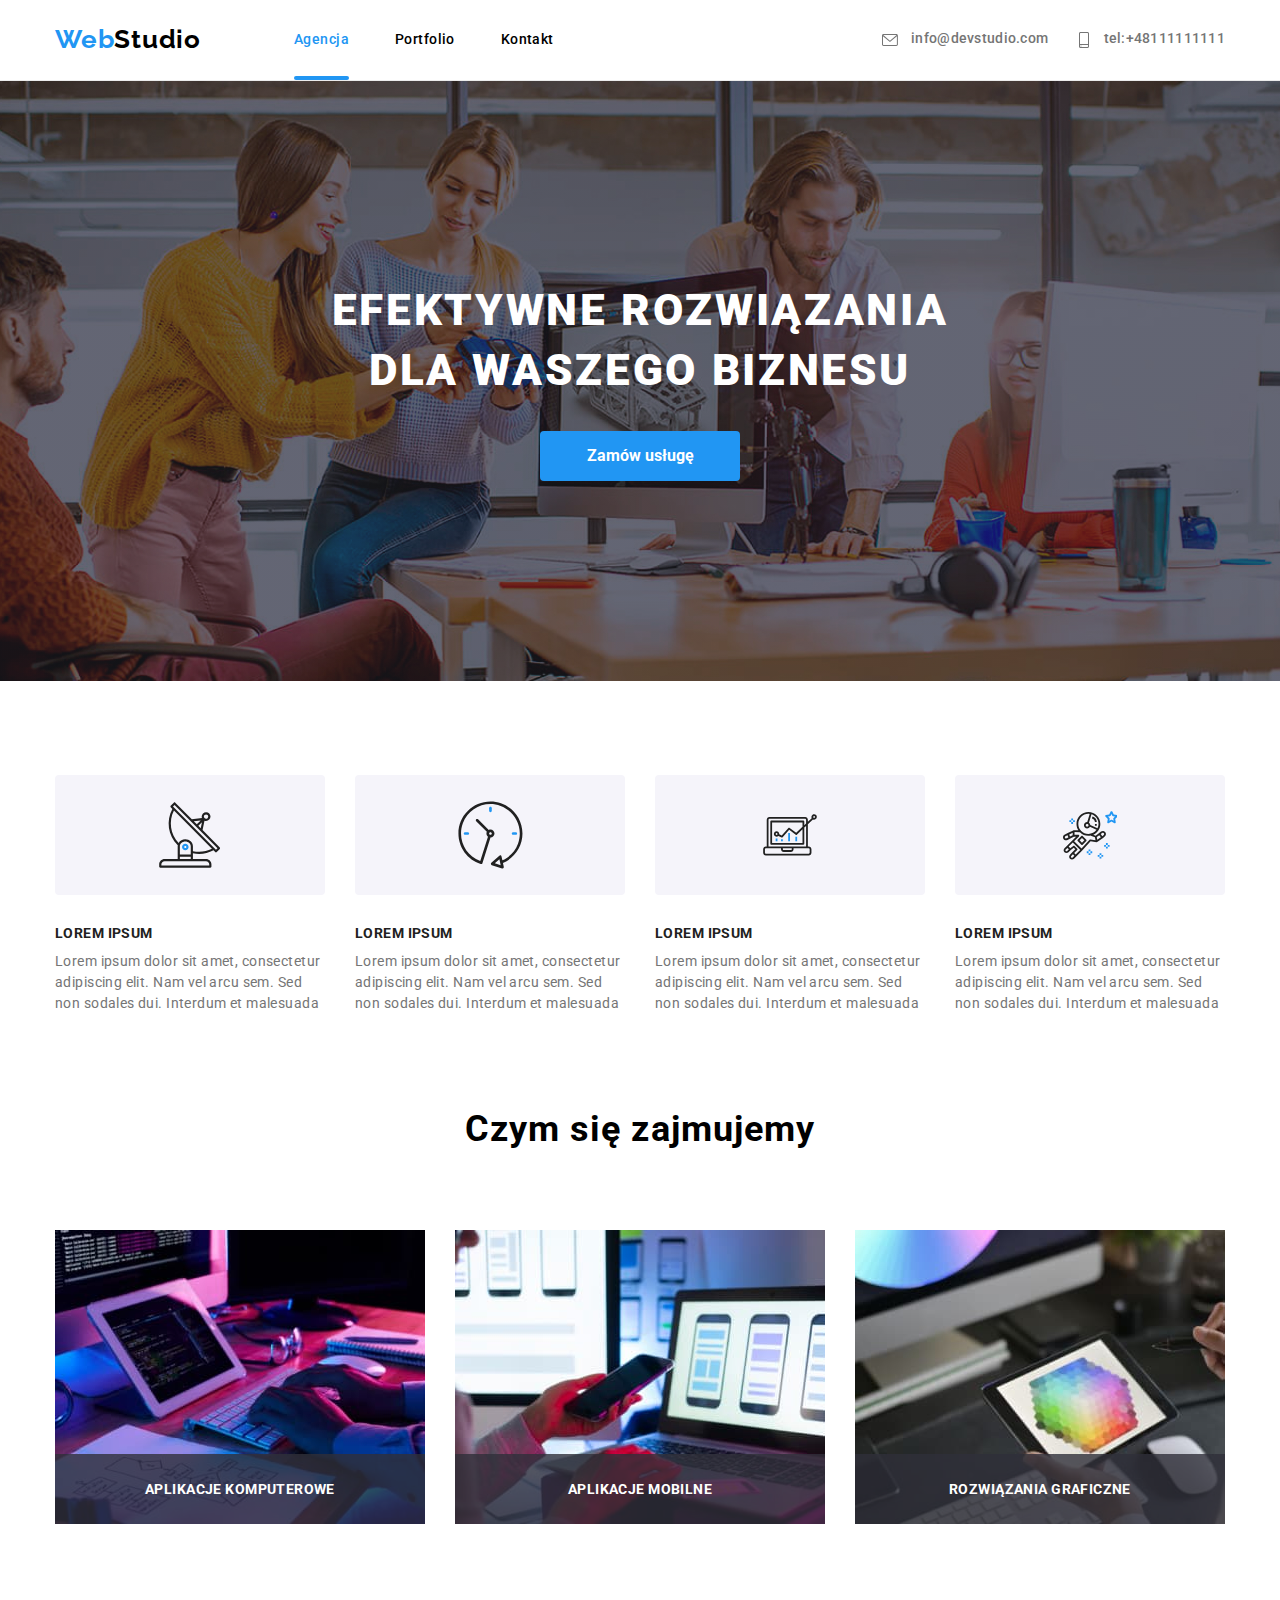
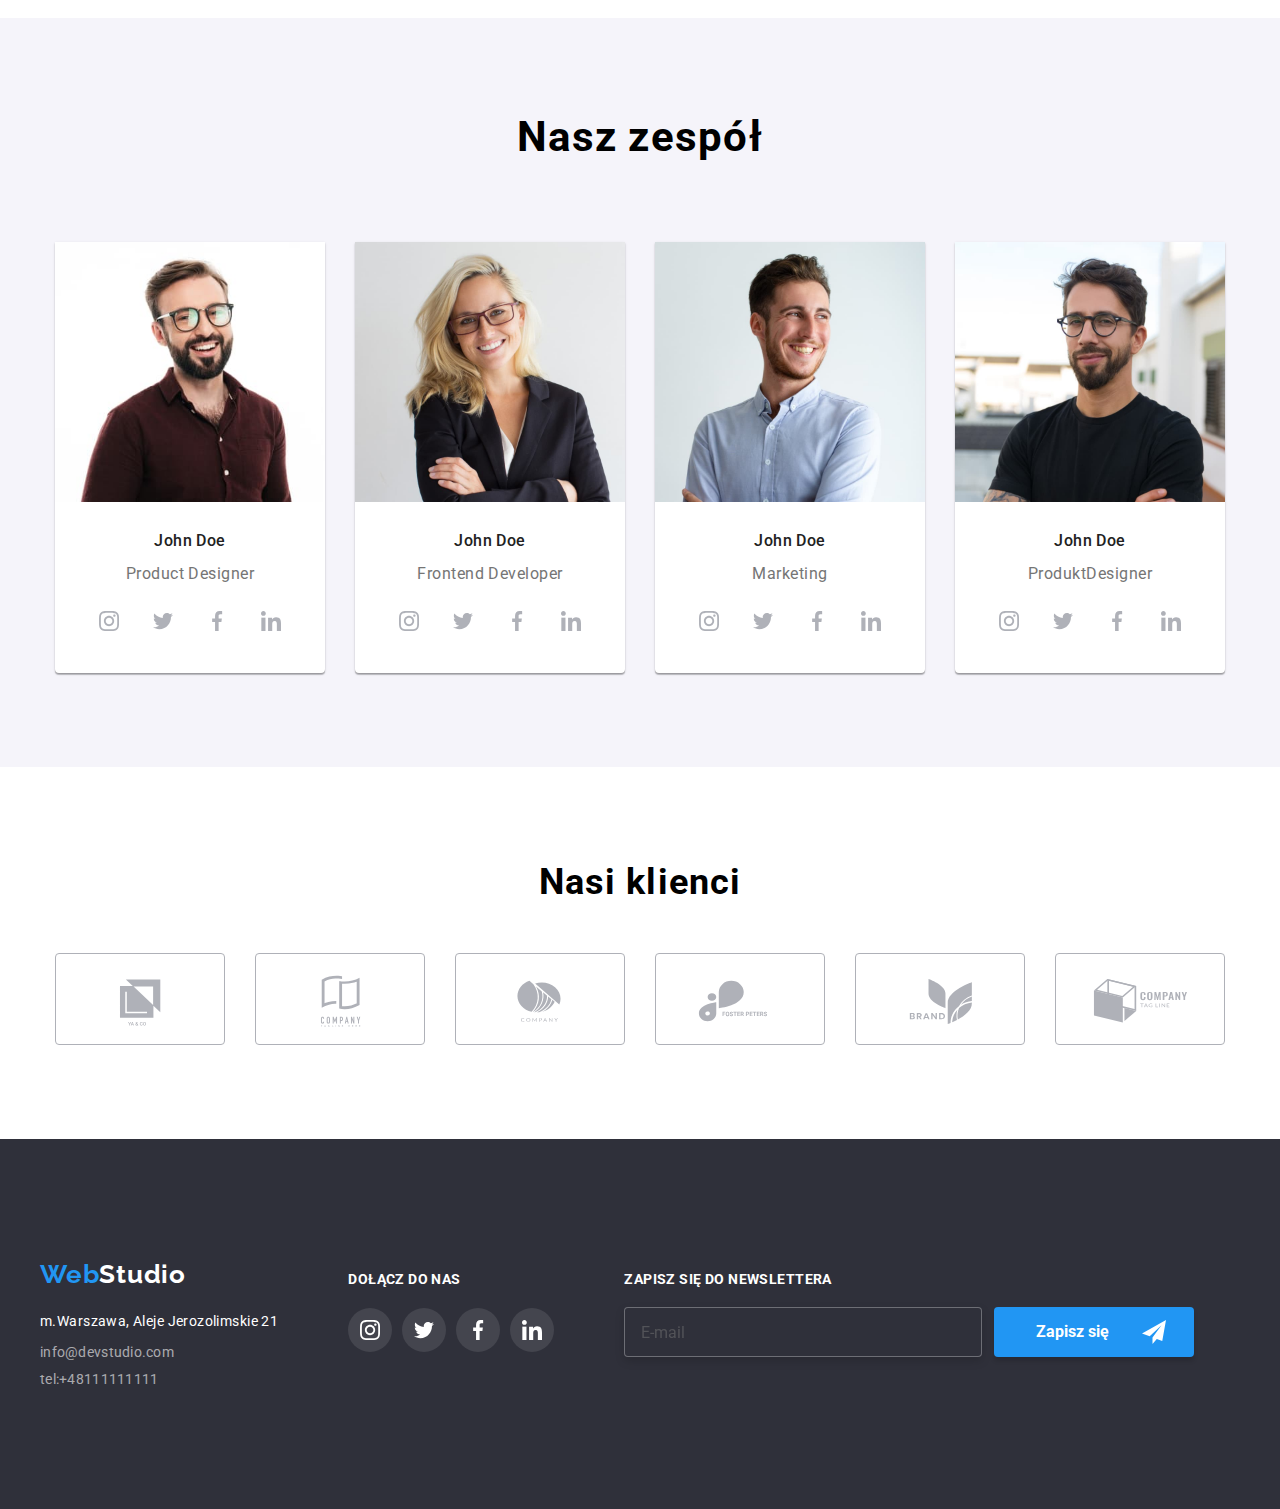
<file: index.html>
<!DOCTYPE html>
<html lang="pl">
    <head>
        <meta charset="UTF-8" />
        <meta http-equiv="X-UA-Compatible" content="IE=edge" />
        <meta name="viewport" content="width=device-width, initial-scale=1.0" />
        <title>Studio</title>
        <!--Google Fonts-->
        <link rel="preconnect" href="https://fonts.googleapis.com" />
        <link rel="preconnect" href="https://fonts.gstatic.com" crossorigin />
        <link
            href="https://fonts.googleapis.com/css2?family=Raleway:wght@700&family=Roboto:wght@400;500;700;900&display=swap"
            rel="stylesheet"
        />
        <!--End Google Fonts-->
        <link
            rel="stylesheet"
            href="https://cdnjs.cloudflare.com/ajax/libs/modern-normalize/1.0.0/modern-normalize.min.css"
        />
        <link rel="stylesheet" href="css/main.min.css" />
    </head>

    <body>
        <header class="header">
            <div class="header__wrapper">
                <nav class="header__nav">
                    <a href="index.html" class="logo"
                        >Web<span class="logo__studio">Studio</span></a
                    >
                    <ul class="header__nav-list">
                        <li>
                            <a
                                class="header__nav-item header__nav-item--active"
                                href="index.html"
                                >Agencja</a
                            >
                        </li>
                        <li>
                            <a class="header__nav-item" href="portfolio.html"
                                >Portfolio</a
                            >
                        </li>
                        <li>
                            <a class="header__nav-item" href="#">Kontakt</a>
                        </li>
                    </ul>
                </nav>
                <ul class="header__contacts">
                    <li>
                        <a
                            class="header__contacts-item"
                            href="mailto:info@devstudio.com"
                        >
                            <svg
                                class="header__contacts-item-icon"
                                width="16"
                                height="12"
                            >
                                <use
                                    href="./images/icons.svg#icon-envelope"
                                ></use>
                            </svg>
                            info@devstudio.com
                        </a>
                    </li>

                    <li>
                        <a class="header__contacts-item" href="tel:48111111111">
                            <svg
                                class="header__contacts-item-icon"
                                width="12"
                                height="16"
                            >
                                <use
                                    href="./images/icons.svg#icon-smartphone"
                                ></use>
                            </svg>
                            tel:+48111111111
                        </a>
                    </li>
                </ul>
            </div>
        </header>
        <main>
            <section class="section order">
                <div class="container order__wrapper">
                    <h1 class="order__text">
                        EFEKTYWNE ROZWIĄZANIA DLA WASZEGO BIZNESU
                    </h1>
                    <button class="order__btn" type="button" data-modal-open>
                        Zamów usługę
                    </button>
                </div>
            </section>
            <section class="section articles">
                <div class="container articles__wrapper">
                    <ul class="articles__item">
                        <li>
                            <div class="articles__icons">
                                <svg
                                    class="articles__icons-stroke"
                                    width="65.32"
                                    height="70"
                                >
                                    <use
                                        href="./images/icons.svg#icon-antenna"
                                    ></use>
                                </svg>
                            </div>
                            <h3 class="articles__icons-text">LOREM IPSUM</h3>
                            <p class="articles__icons-item">
                                Lorem ipsum dolor sit amet, consectetur
                                adipiscing elit. Nam vel arcu sem. Sed non
                                sodales dui. Interdum et malesuada
                            </p>
                        </li>
                        <li>
                            <div class="articles__icons">
                                <svg
                                    class="articles__icons-stroke"
                                    width="66.95"
                                    height="70"
                                >
                                    <use
                                        href="./images/icons.svg#icon-clock"
                                    ></use>
                                </svg>
                            </div>
                            <h3 class="articles__icons-text">LOREM IPSUM</h3>
                            <p class="articles__icons-item">
                                Lorem ipsum dolor sit amet, consectetur
                                adipiscing elit. Nam vel arcu sem. Sed non
                                sodales dui. Interdum et malesuada
                            </p>
                        </li>
                        <li>
                            <div class="articles__icons">
                                <svg
                                    class="articles__icons-stroke"
                                    width="70"
                                    height="53.69"
                                >
                                    <use
                                        href="./images/icons.svg#icon-diagram"
                                    ></use>
                                </svg>
                            </div>
                            <h3 class="articles__icons-text">LOREM IPSUM</h3>
                            <p class="articles__icons-item">
                                Lorem ipsum dolor sit amet, consectetur
                                adipiscing elit. Nam vel arcu sem. Sed non
                                sodales dui. Interdum et malesuada
                            </p>
                        </li>
                        <li>
                            <div class="articles__icons">
                                <svg
                                    class="articles__icons-stroke"
                                    width="54.83"
                                    height="60.66"
                                >
                                    <use
                                        href="./images/icons.svg#icon-astronaut"
                                    ></use>
                                </svg>
                            </div>
                            <h3 class="articles__icons-text">LOREM IPSUM</h3>
                            <p class="articles__icons-item">
                                Lorem ipsum dolor sit amet, consectetur
                                adipiscing elit. Nam vel arcu sem. Sed non
                                sodales dui. Interdum et malesuada
                            </p>
                        </li>
                    </ul>
                </div>
            </section>
            <section class="section jobs">
                <div class="container jobs__wrapper">
                    <h2 class="jobs__text">Czym się zajmujemy</h2>
                    <ul class="jobs__list">
                        <li class="jobs__list-item">
                            <p class="jobs__job-description">
                                APLIKACJE KOMPUTEROWE
                            </p>
                            <img
                                src="images/studio/whatwedo1.jpg"
                                width="370"
                                height="294"
                                alt="pisze na komputerze"
                            />
                        </li>
                        <li class="jobs__list-item">
                            <p class="jobs__job-description">
                                APLIKACJE MOBILNE
                            </p>
                            <img
                                src="images/studio/whatwedo2.jpg"
                                width="370"
                                height="294"
                                alt="trzyma telefon w ręku"
                            />
                        </li>

                        <li class="jobs__list-item">
                            <p class="jobs__job-description">
                                ROZWIĄZANIA GRAFICZNE
                            </p>
                            <img
                                src="images/studio/whatwedo3.jpg"
                                width="370"
                                height="294"
                                alt="trzyma tablet w ręku"
                            />
                        </li>
                    </ul>
                </div>
            </section>
            <section class="section our-team">
                <div class="container our-team__wrapper">
                    <h2 class="our-team__text">Nasz zespół</h2>
                    <ul class="our-team__list">
                        <li>
                            <figure class="our-team__images">
                                <img
                                    src="images/studio/johndoe1.jpg"
                                    width="270"
                                    height="260"
                                    alt="First-employee-ProduktDesigner"
                                />
                                <figcaption class="our-team__employees">
                                    <span class="our-team__team-member"
                                        >John Doe</span
                                    >
                                    <span class="our-team__team-position"
                                        >Product Designer</span
                                    >
                                    <ul class="our-team__icons">
                                        <li>
                                            <a
                                                class="our-team__icons-circle"
                                                href="#"
                                            >
                                                <svg
                                                    class="our-team__icons-icon"
                                                    width="20"
                                                    height="20"
                                                >
                                                    <use
                                                        href="./images/icons.svg#icon-instagram"
                                                    ></use>
                                                </svg>
                                            </a>
                                        </li>
                                        <li>
                                            <a
                                                class="our-team__icons-circle"
                                                href="#"
                                            >
                                                <svg
                                                    class="our-team__icons-icon"
                                                    width="20"
                                                    height="20"
                                                >
                                                    <use
                                                        href="./images/icons.svg#icon-twitter"
                                                    ></use>
                                                </svg>
                                            </a>
                                        </li>
                                        <li>
                                            <a
                                                class="our-team__icons-circle"
                                                href="#"
                                            >
                                                <svg
                                                    class="our-team__icons-icon"
                                                    width="20"
                                                    height="20"
                                                >
                                                    <use
                                                        href="./images/icons.svg#icon-facebook"
                                                    ></use>
                                                </svg>
                                            </a>
                                        </li>
                                        <li>
                                            <a
                                                class="our-team__icons-circle"
                                                href="#"
                                            >
                                                <svg
                                                    class="our-team__icons-icon"
                                                    width="20"
                                                    height="20"
                                                >
                                                    <use
                                                        href="./images/icons.svg#icon-linkedin"
                                                    ></use>
                                                </svg>
                                            </a>
                                        </li>
                                    </ul>
                                </figcaption>
                            </figure>
                        </li>
                        <li>
                            <figure class="our-team__images">
                                <img
                                    src="images/studio/johndoe2.jpg"
                                    width="270"
                                    height="260"
                                    alt="Second-employee-FrontentDeveloper"
                                />
                                <figcaption class="our-team__employees">
                                    <span class="our-team__team-member"
                                        >John Doe</span
                                    >
                                    <span class="our-team__team-position"
                                        >Frontend Developer</span
                                    >
                                    <ul class="our-team__icons">
                                        <li>
                                            <a
                                                class="our-team__icons-circle"
                                                href="#"
                                            >
                                                <svg
                                                    class="our-team__icons-icon"
                                                    width="20"
                                                    height="20"
                                                >
                                                    <use
                                                        href="./images/icons.svg#icon-instagram"
                                                    ></use>
                                                </svg>
                                            </a>
                                        </li>
                                        <li>
                                            <a
                                                class="our-team__icons-circle"
                                                href="#"
                                            >
                                                <svg
                                                    class="our-team__icons-icon"
                                                    width="20"
                                                    height="20"
                                                >
                                                    <use
                                                        href="./images/icons.svg#icon-twitter"
                                                    ></use>
                                                </svg>
                                            </a>
                                        </li>
                                        <li>
                                            <a
                                                class="our-team__icons-circle"
                                                href="#"
                                            >
                                                <svg
                                                    class="our-team__icons-icon"
                                                    width="20"
                                                    height="20"
                                                >
                                                    <use
                                                        href="./images/icons.svg#icon-facebook"
                                                    ></use>
                                                </svg>
                                            </a>
                                        </li>
                                        <li>
                                            <a
                                                class="our-team__icons-circle"
                                                href="#"
                                            >
                                                <svg
                                                    class="our-team__icons-icon"
                                                    width="20"
                                                    height="20"
                                                >
                                                    <use
                                                        href="./images/icons.svg#icon-linkedin"
                                                    ></use>
                                                </svg>
                                            </a>
                                        </li>
                                    </ul>
                                </figcaption>
                            </figure>
                        </li>
                        <li>
                            <figure class="our-team__images">
                                <img
                                    src="images/studio/johndoe3.jpg"
                                    width="270"
                                    height="260"
                                    alt="Third-employee-Marketing"
                                />
                                <figcaption class="our-team__employees">
                                    <span class="our-team__team-member"
                                        >John Doe</span
                                    >
                                    <span class="our-team__team-position"
                                        >Marketing</span
                                    >
                                    <ul class="our-team__icons">
                                        <li>
                                            <a
                                                class="our-team__icons-circle"
                                                href="#"
                                            >
                                                <svg
                                                    class="our-team__icons-icon"
                                                    width="20"
                                                    height="20"
                                                >
                                                    <use
                                                        href="./images/icons.svg#icon-instagram"
                                                    ></use>
                                                </svg>
                                            </a>
                                        </li>
                                        <li>
                                            <a
                                                class="our-team__icons-circle"
                                                href="#"
                                            >
                                                <svg
                                                    class="our-team__icons-icon"
                                                    width="20"
                                                    height="20"
                                                >
                                                    <use
                                                        href="./images/icons.svg#icon-twitter"
                                                    ></use>
                                                </svg>
                                            </a>
                                        </li>
                                        <li>
                                            <a
                                                class="our-team__icons-circle"
                                                href="#"
                                            >
                                                <svg
                                                    class="our-team__icons-icon"
                                                    width="20"
                                                    height="20"
                                                >
                                                    <use
                                                        href="./images/icons.svg#icon-facebook"
                                                    ></use>
                                                </svg>
                                            </a>
                                        </li>
                                        <li>
                                            <a
                                                class="our-team__icons-circle"
                                                href="#"
                                            >
                                                <svg
                                                    class="our-team__icons-icon"
                                                    width="20"
                                                    height="20"
                                                >
                                                    <use
                                                        href="./images/icons.svg#icon-linkedin"
                                                    ></use>
                                                </svg>
                                            </a>
                                        </li>
                                    </ul>
                                </figcaption>
                            </figure>
                        </li>
                        <li>
                            <figure class="our-team__images">
                                <img
                                    src="images/studio/johndoe4.jpg"
                                    width="270"
                                    height="260"
                                    alt="Fourth-employee-UlDesigner"
                                />
                                <figcaption class="our-team__employees">
                                    <span class="our-team__team-member"
                                        >John Doe</span
                                    >
                                    <span class="our-team__team-position"
                                        >ProduktDesigner</span
                                    >
                                    <ul class="our-team__icons">
                                        <li>
                                            <a
                                                class="our-team__icons-circle"
                                                href="#"
                                            >
                                                <svg
                                                    class="our-team__icons-icon"
                                                    width="20"
                                                    height="20"
                                                >
                                                    <use
                                                        href="./images/icons.svg#icon-instagram"
                                                    ></use>
                                                </svg>
                                            </a>
                                        </li>
                                        <li>
                                            <a
                                                class="our-team__icons-circle"
                                                href="#"
                                            >
                                                <svg
                                                    class="our-team__icons-icon"
                                                    width="20"
                                                    height="20"
                                                >
                                                    <use
                                                        href="./images/icons.svg#icon-twitter"
                                                    ></use>
                                                </svg>
                                            </a>
                                        </li>
                                        <li>
                                            <a
                                                class="our-team__icons-circle"
                                                href="#"
                                            >
                                                <svg
                                                    class="our-team__icons-icon"
                                                    width="20"
                                                    height="20"
                                                >
                                                    <use
                                                        href="./images/icons.svg#icon-facebook"
                                                    ></use>
                                                </svg>
                                            </a>
                                        </li>
                                        <li>
                                            <a
                                                class="our-team__icons-circle"
                                                href="#"
                                            >
                                                <svg
                                                    class="our-team__icons-icon"
                                                    width="20"
                                                    height="20"
                                                >
                                                    <use
                                                        href="./images/icons.svg#icon-linkedin"
                                                    ></use>
                                                </svg>
                                            </a>
                                        </li>
                                    </ul>
                                </figcaption>
                            </figure>
                        </li>
                    </ul>
                </div>
            </section>
            <section class="section our-clients">
                <div class="container our-clients__wrapper">
                    <h2 class="our-clients__text">Nasi klienci</h2>
                    <div class="our-clients__list">
                        <svg
                            class="our-clients__image"
                            width="170"
                            height="92"
                            tabindex="0"
                        >
                            <use
                                width="106"
                                height="60"
                                href="./images/icons.svg#icon-logo-1"
                            ></use>
                        </svg>
                        <svg
                            class="our-clients__image"
                            width="170"
                            height="92"
                            tabindex="0"
                        >
                            <use
                                width="106"
                                height="60"
                                href="./images/icons.svg#icon-logo-2"
                            ></use>
                        </svg>
                        <svg
                            class="our-clients__image"
                            width="170"
                            height="92"
                            tabindex="0"
                        >
                            <use
                                width="106"
                                height="60"
                                href="./images/icons.svg#icon-logo-3"
                            ></use>
                        </svg>
                        <svg
                            class="our-clients__image"
                            width="170"
                            height="92"
                            tabindex="0"
                        >
                            <use
                                width="106"
                                height="60"
                                href="./images/icons.svg#icon-logo-4"
                            ></use>
                        </svg>
                        <svg
                            class="our-clients__image"
                            width="170"
                            height="92"
                            tabindex="0"
                        >
                            <use
                                width="106"
                                height="60"
                                href="./images/icons.svg#icon-logo-5"
                            ></use>
                        </svg>
                        <svg
                            class="our-clients__image"
                            width="170"
                            height="92"
                            tabindex="0"
                        >
                            <use
                                width="106"
                                height="60"
                                href="./images/icons.svg#icon-logo-6"
                            ></use>
                        </svg>
                    </div>
                </div>
            </section>
        </main>
        <footer class="footer-wrapper">
            <div class="footer-wrapper__wrapper">
                <div>
                    <a class="logo"
                        >Web<span class="logo-studio logo__studio--white"
                            >Studio</span
                        ></a
                    >
                    <address class="footer-wrapper__address-wrapper">
                        <ul class="footer-wrapper__address-item">
                            <li>
                                <span class="footer-wrapper__text">
                                    m.Warszawa, Aleje Jerozolimskie 21</span
                                >
                            </li>
                            <li>
                                <a
                                    class="footer-wrapper__link"
                                    href="mailto:info@devstudio.com"
                                    >info@devstudio.com
                                </a>
                            </li>
                            <li>
                                <a
                                    class="footer-wrapper__link"
                                    href="tel:48111111111"
                                    >tel:+48111111111
                                </a>
                            </li>
                        </ul>
                    </address>
                </div>
                <div class="footer-wrapper__join-us">
                    <p class="footer-wrapper__join-us-text">DOŁĄCZ DO NAS</p>
                    <ul class="footer-wrapper__join-us-icons">
                        <li>
                            <a
                                class="footer-wrapper__join-us-icons-item"
                                href="#"
                            >
                                <svg
                                    class="footer-wrapper__join-us-style"
                                    width="20"
                                    height="20"
                                >
                                    <use
                                        href="./images/icons.svg#icon-instagram"
                                    ></use>
                                </svg>
                            </a>
                        </li>
                        <li>
                            <a
                                class="footer-wrapper__join-us-icons-item"
                                href="#"
                            >
                                <svg
                                    class="footer-wrapper__join-us-style"
                                    width="20"
                                    height="20"
                                >
                                    <use
                                        href="./images/icons.svg#icon-twitter"
                                    ></use>
                                </svg>
                            </a>
                        </li>
                        <li>
                            <a
                                class="footer-wrapper__join-us-icons-item"
                                href="#"
                            >
                                <svg
                                    class="footer-wrapper__join-us-style"
                                    width="20"
                                    height="20"
                                >
                                    <use
                                        href="./images/icons.svg#icon-facebook"
                                    ></use>
                                </svg>
                            </a>
                        </li>
                        <li>
                            <a
                                class="footer-wrapper__join-us-icons-item"
                                href="#"
                            >
                                <svg
                                    class="footer-wrapper__join-us-style"
                                    width="20"
                                    height="20"
                                >
                                    <use
                                        href="./images/icons.svg#icon-linkedin"
                                    ></use>
                                </svg>
                            </a>
                        </li>
                    </ul>
                </div>
                <div class="footer-wrapper__footer-newslatter">
                    <p class="footer-wrapper__newslatter-text">
                        ZAPISZ SIĘ DO NEWSLETTERA
                    </p>
                    <form class="footer-wrapper__sign-in-box">
                        <input
                            class="footer-wrapper__input"
                            type="email"
                            name="email"
                            placeholder="E-mail"
                        />
                        <button
                            class="footer-wrapper__button-subscribe"
                            type="submit"
                        >
                            Zapisz się
                            <svg
                                class="footer-wrapper__icon-send"
                                width="24"
                                height="24"
                            >
                                <use
                                    href="./images/icons.svg#icon-icon-send"
                                ></use>
                            </svg>
                        </button>
                    </form>
                </div>
            </div>
        </footer>
        <div class="backdrop is-hidden" data-modal>
            <div class="modal">
                <button class="modal__close-button" data-modal-close>
                    &times;
                </button>
                <form>
                    <p class="modal__title-modal">
                        Zostaw swoje dane w formularzu poniżej
                    </p>
                    <label class="modal__user-name">Imię</label>
                    <div class="modal__input-box">
                        <input
                            class="modal__form-input"
                            type="text"
                            name="name"
                        />
                        <svg class="modal__svg-form" width="18px" height="18px">
                            <use
                                href="./images/icons.svg#icon-person-black"
                            ></use>
                        </svg>
                    </div>
                    <label class="modal__user-name">Telephone</label>
                    <div class="modal__input-box">
                        <input
                            class="modal__form-input"
                            type="text"
                            name="name"
                        />
                        <svg class="modal__svg-form" width="18px" height="18px">
                            <use
                                href="./images/icons.svg#icon-phone-black"
                            ></use>
                        </svg>
                    </div>
                    <label class="modal__user-name">E-mail</label>
                    <div class="modal__input-box">
                        <input
                            class="modal__form-input"
                            type="text"
                            name="name"
                        />
                        <svg class="modal__svg-form" width="18px" height="18px">
                            <use
                                href="./images/icons.svg#icon-email-black"
                            ></use>
                        </svg>
                    </div>
                    <label class="modal__user-name-placeholder"
                        >Komentarz</label
                    >
                    <textarea
                        class="modal__comment"
                        name="Comment"
                        placeholder="Wprowadź tekst"
                    ></textarea>
                    <label>
                        <input class="modal__hidden-checkbox" type="checkbox" />
                        <div class="modal__acceptation-box">
                            <div class="modal__custom-checkbox">
                                <svg
                                    class="modal__checkbox-img"
                                    width="16px"
                                    height="15px"
                                >
                                    <use
                                        href="./images/icons.svg#icon-vector-1"
                                    ></use>
                                </svg>
                            </div>
                            <span class="modal__acceptation-text"
                                >Oświadczam iż akceptuję
                                <a class="modal__statute" href="#">
                                    Regulamin</a
                                >
                                i
                                <a class="modal__statute" href="#">
                                    Politykę Prywatności.</a
                                ></span
                            >
                        </div>
                        <button class="modal__button-form" type="submit">
                            Wyślij
                        </button>
                    </label>
                </form>
            </div>
        </div>
        <script src="./js/modal.js"></script>
    </body>
</html>
</file>
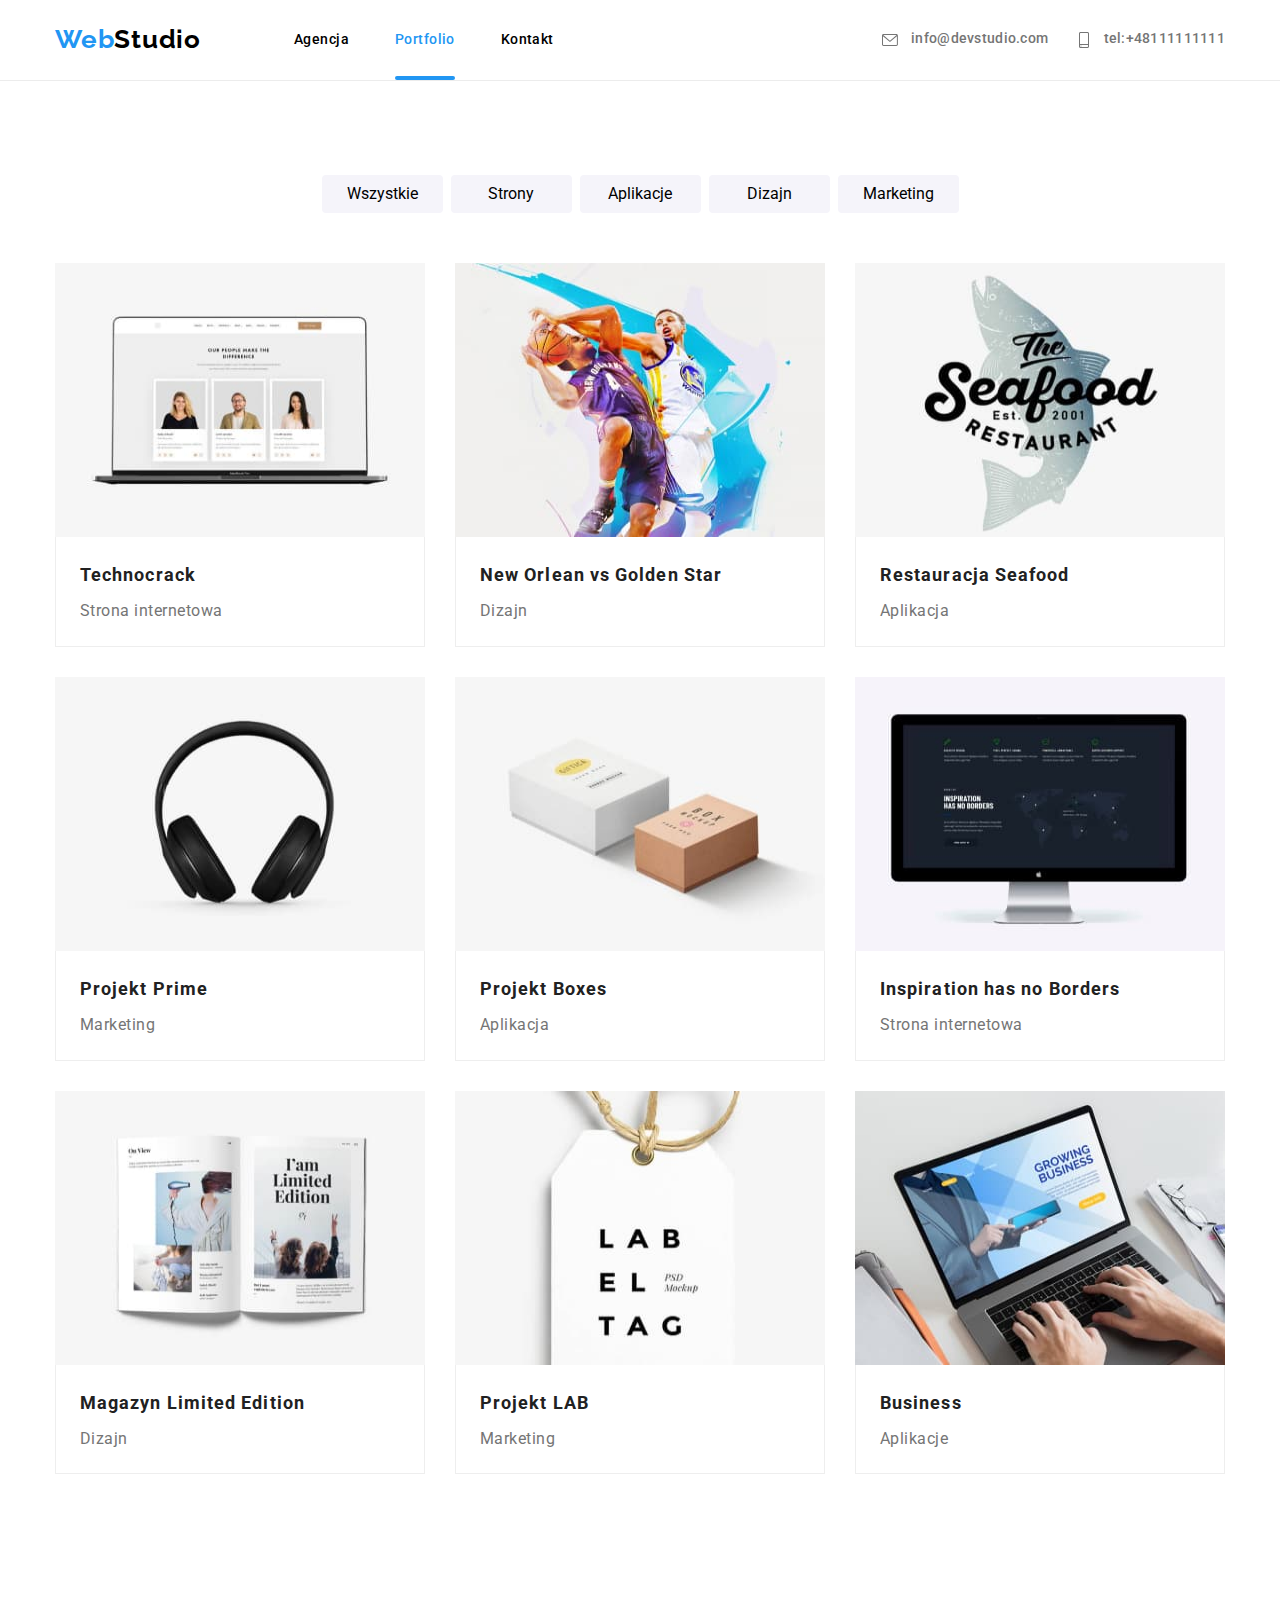
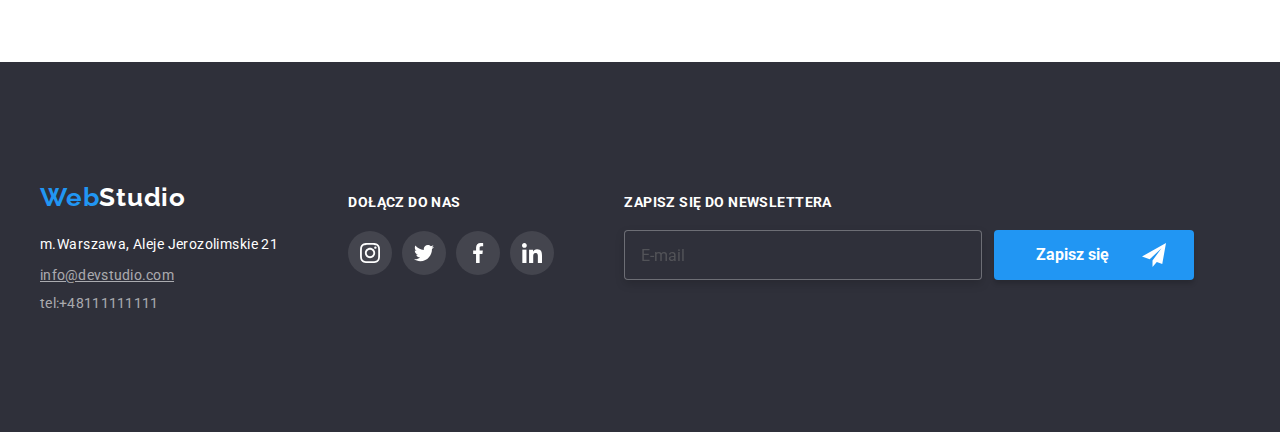
<file: portfolio.html>
<!DOCTYPE html>
<html lang="pl">
  <head>
    <meta charset="UTF-8" />
    <meta http-equiv="X-UA-Compatible" content="IE=edge" />
    <meta name="viewport" content="width=device-width, initial-scale=1.0" />
    <title>Studio</title>
    <!--Google Fonts-->
    <link rel="preconnect" href="https://fonts.googleapis.com" />
    <link rel="preconnect" href="https://fonts.gstatic.com" crossorigin />
    <link
      href="https://fonts.googleapis.com/css2?family=Raleway:wght@700&family=Roboto:wght@400;500;700;900&display=swap"
      rel="stylesheet"
    />
    <!--End Google Fonts-->
    <link
      rel="stylesheet"
      href="https://cdnjs.cloudflare.com/ajax/libs/modern-normalize/1.0.0/modern-normalize.min.css"
    />
    <link rel="stylesheet" href="css/main.min.css" />
  </head>
  <body>
    <header class="header">
      <div class="header__wrapper">
        <nav class="header__nav">
          <a href="index.html" class="logo">Web<span class="logo__studio">Studio</span></a>
          <ul class="header__nav-list">
            <li>
              <a class="header__nav-item" href="index.html">Agencja</a>
            </li>
            <li>
              <a class="header__nav-item header__nav-item--active">Portfolio</a>
            </li>
            <li>
              <a class="header__nav-item" href="#">Kontakt</a>
            </li>
          </ul>
        </nav>
        <ul class="header__contacts">
          <li>
            <a class="header__contacts-item" href="mailto:info@devstudio.com">
              <svg class="header__contacts-item-icon" width="16" height="12">
                <use href="./images/icons.svg#icon-envelope"></use>
              </svg>
              info@devstudio.com
            </a>
          </li>

          <li>
            <a class="header__contacts-item" href="tel:48111111111">
              <svg class="header__contacts-item-icon" width="12" height="16">
                <use href="./images/icons.svg#icon-smartphone"></use>
              </svg>
              tel:+48111111111
            </a>
          </li>
        </ul>
      </div>
    </header>
    <main class="section">
      <div class="container">
        <ul class="portfolio__filters">
          <li>
            <button class="portfolio__filters-btn" type="button">Wszystkie</button>
          </li>
          <li>
            <button class="portfolio__filters-btn" type="button">Strony</button>
          </li>
          <li>
            <button class="portfolio__filters-btn" type="button">Aplikacje</button>
          </li>
          <li>
            <button class="portfolio__filters-btn" type="button">Dizajn</button>
          </li>
          <li>
            <button class="portfolio__filters-btn" type="button">Marketing</button>
          </li>
        </ul>
        <ul class="portfolio__projects-list">
          <li>
            <figure class="portfolio__images">
              <div class="portfolio__effect-wrapper">
                <img
                  src="images/portoflio/portfolio1.jpg"
                  alt="technocrack"
                  width="370"
                  height="274"
                />
                <div class="portfolio__overlay">
                  <p class="portfolio__text">
                    Technocrack jest popularną platformą wykorzystywaną do rozpowszechniania
                    koronawirusa. Firmy wykorzystują tę platformę do celów szpiegowskich i ataków na
                    niezabezpieczone serwery konkurencji
                  </p>
                </div>
              </div>
              <figcaption class="portfolio__description">
                <span class="portfolio__project-name">Technocrack</span>
                <span class="portfolio__project-signature">Strona internetowa</span>
              </figcaption>
            </figure>
          </li>
          <li>
            <figure class="portfolio__images">
              <div class="portfolio__effect-wrapper">
                <img
                  src="images/portoflio/portfolio2.jpg"
                  alt="Graphics New Orlean vs Golden Star.jpg "
                  width="370"
                  height="274"
                />
                <div class="portfolio__overlay">
                  <p class="portfolio__text">
                    Technocrack jest popularną platformą wykorzystywaną do rozpowszechniania
                    koronawirusa. Firmy wykorzystują tę platformę do celów szpiegowskich i ataków na
                    niezabezpieczone serwery konkurencji
                  </p>
                </div>
              </div>
              <figcaption class="portfolio__description">
                <span class="portfolio__project-name">New Orlean vs Golden Star</span>

                <span class="portfolio__project-signature">Dizajn</span>
              </figcaption>
            </figure>
          </li>
          <li>
            <figure class="portfolio__images">
              <div class="portfolio__effect-wrapper">
                <img
                  src="images/portoflio/portfolio3.jpg"
                  alt="Seafood restaurant.jpg"
                  width="370"
                  height="274"
                />
                <div class="portfolio__overlay">
                  <p class="portfolio__text">
                    Technocrack jest popularną platformą wykorzystywaną do rozpowszechniania
                    koronawirusa. Firmy wykorzystują tę platformę do celów szpiegowskich i ataków na
                    niezabezpieczone serwery konkurencji
                  </p>
                </div>
              </div>
              <figcaption class="portfolio__description">
                <span class="portfolio__project-name">Restauracja Seafood</span>
                <span class="portfolio__project-signature">Aplikacja</span>
              </figcaption>
            </figure>
          </li>
          <li>
            <figure class="portfolio__images">
              <div class="portfolio__effect-wrapper">
                <img
                  src="images/portoflio/portfolio4.jpg"
                  alt="Słuchawki"
                  width="370"
                  height="274"
                />
                <div class="portfolio__overlay">
                  <p class="portfolio__text">
                    Technocrack jest popularną platformą wykorzystywaną do rozpowszechniania
                    koronawirusa. Firmy wykorzystują tę platformę do celów szpiegowskich i ataków na
                    niezabezpieczone serwery konkurencji
                  </p>
                </div>
              </div>
              <figcaption class="portfolio__description">
                <span class="portfolio__project-name">Projekt Prime</span>
                <span class="portfolio__project-signature">Marketing</span>
              </figcaption>
            </figure>
          </li>
          <li>
            <figure class="portfolio__images">
              <div class="portfolio__effect-wrapper">
                <img src="images/portoflio/portfolio5.jpg" alt="Pudełka" width="370" height="274" />
                <div class="portfolio__overlay">
                  <p class="portfolio__text">
                    Technocrack jest popularną platformą wykorzystywaną do rozpowszechniania
                    koronawirusa. Firmy wykorzystują tę platformę do celów szpiegowskich i ataków na
                    niezabezpieczone serwery konkurencji
                  </p>
                </div>
              </div>
              <figcaption class="portfolio__description">
                <span class="portfolio__project-name">Projekt Boxes</span>
                <span class="portfolio__project-signature">Aplikacja</span>
              </figcaption>
            </figure>
          </li>
          <li>
            <figure class="portfolio__images">
              <div class="portfolio__effect-wrapper">
                <img
                  src="images/portoflio/portfolio6.jpg"
                  alt="wyświetlona strona internetowa na komputerze z mottem: Inspiration has no Borders"
                  width="370"
                  height="274"
                />
                <div class="portfolio__overlay">
                  <p class="portfolio__text">
                    Technocrack jest popularną platformą wykorzystywaną do rozpowszechniania
                    koronawirusa. Firmy wykorzystują tę platformę do celów szpiegowskich i ataków na
                    niezabezpieczone serwery konkurencji
                  </p>
                </div>
              </div>
              <figcaption class="portfolio__description">
                <span class="portfolio__project-name">Inspiration has no Borders</span>
                <span class="portfolio__project-signature">Strona internetowa</span>
              </figcaption>
            </figure>
          </li>
          <li>
            <figure class="portfolio__images">
              <div class="portfolio__effect-wrapper">
                <img
                  src="images/portoflio/portfolio7.jpg"
                  alt="Magazyn, gazeta, Limited Edition"
                  width="370"
                  height="274"
                />
                <div class="portfolio__overlay">
                  <p class="portfolio__text">
                    Technocrack jest popularną platformą wykorzystywaną do rozpowszechniania
                    koronawirusa. Firmy wykorzystują tę platformę do celów szpiegowskich i ataków na
                    niezabezpieczone serwery konkurencji
                  </p>
                </div>
              </div>
              <figcaption class="portfolio__description">
                <span class="portfolio__project-name">Magazyn Limited Edition</span>
                <span class="portfolio__project-signature">Dizajn</span>
              </figcaption>
            </figure>
          </li>
          <li>
            <figure class="portfolio__images">
              <div class="portfolio__effect-wrapper">
                <img
                  src="images/portoflio/portfolio8.jpg"
                  alt="Projekt lab Marketing"
                  width="370"
                  height="274"
                />
                <div class="portfolio__overlay">
                  <p class="portfolio__text">
                    Technocrack jest popularną platformą wykorzystywaną do rozpowszechniania
                    koronawirusa. Firmy wykorzystują tę platformę do celów szpiegowskich i ataków na
                    niezabezpieczone serwery konkurencji
                  </p>
                </div>
              </div>
              <figcaption class="portfolio__description">
                <span class="portfolio__project-name">Projekt LAB</span>

                <span class="portfolio__project-signature">Marketing</span>
              </figcaption>
            </figure>
          </li>
          <li>
            <figure class="portfolio__images">
              <div class="portfolio__effect-wrapper">
                <img
                  src="images/portoflio/portfolio9.jpg"
                  alt="laptop z otwartą stroną Growing Business"
                  width="370"
                  height="274"
                />
                <div class="portfolio__overlay">
                  <p class="portfolio__text">
                    Technocrack jest popularną platformą wykorzystywaną do rozpowszechniania
                    koronawirusa. Firmy wykorzystują tę platformę do celów szpiegowskich i ataków na
                    niezabezpieczone serwery konkurencji
                  </p>
                </div>
              </div>
              <figcaption class="portfolio__description">
                <span class="portfolio__project-name"> Business</span>
                <span class="portfolio__project-signature">Aplikacje</span>
              </figcaption>
            </figure>
          </li>
        </ul>
      </div>
    </main>
    <footer class="footer-wrapper">
      <div class="footer-wrapper__wrapper">
        <div>
          <a class="logo">Web<span class="logo__studio logo__studio--white">Studio</span></a>
          <address class="footer-wrapper__address-wrapper">
            <ul class="footer-wrapper__address-item">
              <li>
                <span class="footer-wrapper__text"> m.Warszawa, Aleje Jerozolimskie 21</span>
              </li>
              <li>
                <a
                  class="footer-wrapper__link footer-wrapper__link--underline"
                  href="mailto:info@devstudio.com"
                  >info@devstudio.com
                </a>
              </li>
              <li>
                <a class="footer-wrapper__link" href="tel:48111111111">tel:+48111111111 </a>
              </li>
            </ul>
          </address>
        </div>
        <div class="footer-wrapper__join-us">
          <p class="footer-wrapper__join-us-text">DOŁĄCZ DO NAS</p>
          <ul class="footer-wrapper__join-us-icons">
            <li>
              <a class="footer-wrapper__join-us-icons-item" href="#">
                <svg class="footer-wrapper__join-us-style" width="20" height="20">
                  <use href="./images/icons.svg#icon-instagram"></use>
                </svg>
              </a>
            </li>
            <li>
              <a class="footer-wrapper__join-us-icons-item" href="#">
                <svg class="footer-wrapper__join-us-style" width="20" height="20">
                  <use href="./images/icons.svg#icon-twitter"></use>
                </svg>
              </a>
            </li>
            <li>
              <a class="footer-wrapper__join-us-icons-item" href="#">
                <svg class="footer-wrapper__join-us-style" width="20" height="20">
                  <use href="./images/icons.svg#icon-facebook"></use>
                </svg>
              </a>
            </li>
            <li>
              <a class="footer-wrapper__join-us-icons-item" href="#">
                <svg class="footer-wrapper__join-us-style" width="20" height="20">
                  <use href="./images/icons.svg#icon-linkedin"></use>
                </svg>
              </a>
            </li>
          </ul>
        </div>
        <div class="footer-wrapper__footer-newslatter">
          <p class="footer-wrapper__newslatter-text">ZAPISZ SIĘ DO NEWSLETTERA</p>
          <form class="footer-wrapper__sign-in-box">
            <input class="footer-wrapper__input" type="email" name="email" placeholder="E-mail" />
            <button class="footer-wrapper__button-subscribe" type="submit">
              Zapisz się
              <svg class="footer-wrapper__icon-send" width="24" height="24">
                <use href="./images/icons.svg#icon-icon-send"></use>
              </svg>
            </button>
          </form>
        </div>
      </div>
    </footer>
  </body>
</html>
</file>
<file: css/main.min.css>
:root {
    --primary-color: #2196f3;
    --white: #ffffff;
    --gray: #ffffff99;
    --dark: #2f303a;
    --black: #000000;
    --anthracite: #212121;
    --ash: #757575;
    --light-gray: #f5f4fa;
    --light: #eeeeee;
}
*:focus {
    outline: none;
}
ul,
p,
h1,
h2,
h3,
h4,
figure {
    margin: 0;
    padding: 0;
}
img,
svg {
    vertical-align: middle;
}
ul {
    list-style: none;
}
body {
    font-family: 'Roboto', sans-serif;
    background-color: var(--white);
}
.section {
    padding: 94px 0;
}
.container {
    max-width: 1200px;
    width: 100%;
    padding: 0 15px;
    margin: 0 auto;
}
.header {
    padding: 24px 0 25px;
    border-bottom: 1px solid #ececec;
}
.header__wrapper {
    display: -webkit-box;
    display: -ms-flexbox;
    display: flex;
    -webkit-box-pack: justify;
    -ms-flex-pack: justify;
    justify-content: space-between;
    -webkit-box-align: center;
    -ms-flex-align: center;
    align-items: center;
    width: 1200px;
    margin: 0 auto;
    padding: 0 15px;
}
.header__nav {
    display: -webkit-box;
    display: -ms-flexbox;
    display: flex;
    -webkit-box-align: center;
    -ms-flex-align: center;
    align-items: center;
    gap: 93px;
}
.header__nav-list {
    display: -webkit-box;
    display: -ms-flexbox;
    display: flex;
    gap: 46px;
}
.header__logo {
    font-family: 'Raleway', sans-serif;
    font-weight: 700;
    font-size: 26px;
    line-height: 1.19;
    letter-spacing: 0.03em;
    color: #2196f3;
    text-decoration: none;
}
.header__nav-list {
    display: -webkit-box;
    display: -ms-flexbox;
    display: flex;
    list-style: none;
    gap: 46px;
}
.header__nav-item {
    position: relative;
    font-size: 14px;
    font-weight: 500;
    line-height: 1.17;
    letter-spacing: 0.03em;
    text-decoration: none;
    color: #000;
    -webkit-transition: color 250ms cubic-bezier(0.4, 0, 0.2, 1);
    transition: color 250ms cubic-bezier(0.4, 0, 0.2, 1);
}
.header__nav-item:is(:hover, :focus) {
    color: var(--primary-color);
}
.header__nav-item--active {
    color: #2196f3;
}
.header__nav-item::after {
    content: '';
    background-color: rgba(0, 0, 0, 0);
}
.header__nav-item--active::after,
.header__nav-item:is(:hover, :focus)::after {
    content: '';
    top: 45px;
    position: absolute;
    height: 4px;
    display: -webkit-box;
    display: -ms-flexbox;
    display: flex;
    width: 100%;
    background-color: var(--primary-color);
    border-radius: 2px;
    -webkit-transition: background-color 250ms cubic-bezier(0.4, 0, 0.2, 1);
    transition: background-color 250ms cubic-bezier(0.4, 0, 0.2, 1);
}
.header__contacts {
    font-size: 14px;
    line-height: 1.14;
    letter-spacing: 0.02em;
    list-style: none;
    display: -webkit-box;
    display: -ms-flexbox;
    display: flex;
    gap: 30px;
}
.header__contacts-item {
    font-weight: 500;
    color: #757575;
    text-decoration: none;
    fill: currentColor;
    -webkit-transition: color 250ms cubic-bezier(0.4, 0, 0.2, 1);
    transition: color 250ms cubic-bezier(0.4, 0, 0.2, 1);
}
.header__contacts-item-icon {
    margin-right: 10px;
    -webkit-transition: fill 250ms cubic-bezier(0.4, 0, 0.2, 1);
    transition: fill 250ms cubic-bezier(0.4, 0, 0.2, 1);
}
.header__contacts a:hover,
.header__contacts a:focus {
    color: #2196f3;
}
.logo {
    font-family: 'Raleway', sans-serif;
    font-weight: 700;
    font-size: 26px;
    line-height: 1.19;
    letter-spacing: 0.03em;
    color: #2196f3;
    text-decoration: none;
}
.logo__studio {
    color: #000;
}
.logo__studio--white {
    color: #fff;
}
.order {
    background-image: -webkit-gradient(
            linear,
            left top,
            left bottom,
            from(rgba(47, 48, 58, 0.4)),
            to(rgba(47, 48, 58, 0.4))
        ),
        url(../images/studio/background.jpg);
    background-image: linear-gradient(
            rgba(47, 48, 58, 0.4),
            rgba(47, 48, 58, 0.4)
        ),
        url(../images/studio/background.jpg);
    background-position: center;
    background-repeat: no-repeat;
    background-color: #2f303a;
}
.order__wrapper {
    display: -webkit-box;
    display: -ms-flexbox;
    display: flex;
    -webkit-box-orient: vertical;
    -webkit-box-direction: normal;
    -ms-flex-direction: column;
    flex-direction: column;
    -webkit-box-pack: center;
    -ms-flex-pack: center;
    justify-content: center;
    -webkit-box-align: center;
    -ms-flex-align: center;
    align-items: center;
    gap: 30px;
}
.order__text {
    font-weight: 900;
    font-size: 44px;
    line-height: 1.3636;
    letter-spacing: 0.06em;
    color: #fff;
    text-align: center;
    margin: 106px 252px 0;
}
.order__btn {
    width: 200px;
    height: 50px;
    background-color: #2196f3;
    color: #fff;
    border: none;
    border-radius: 4px;
    outline: none;
    font-weight: 700;
    margin-bottom: 106px;
    cursor: pointer;
}
.jobs {
    padding: 94px 0;
    margin-top: -94px;
}
.jobs__wrapper {
    display: -webkit-box;
    display: -ms-flexbox;
    display: flex;
    width: 1200px;
    margin: 0 auto;
    padding: 0 15px;
    -webkit-box-orient: vertical;
    -webkit-box-direction: normal;
    -ms-flex-direction: column;
    flex-direction: column;
    -webkit-box-pack: center;
    -ms-flex-pack: center;
    justify-content: center;
    -webkit-box-align: center;
    -ms-flex-align: center;
    align-items: center;
    gap: 30px;
}
.jobs__text {
    text-align: center;
    font-weight: 700;
    font-size: 36px;
    line-height: 1.171;
    letter-spacing: 0.03em;
}
.jobs__list {
    display: -webkit-box;
    display: -ms-flexbox;
    display: flex;
    gap: 30px;
    list-style: none;
    margin-top: 50px;
}
.jobs__list-item {
    position: relative;
}
.jobs__job-description {
    display: -webkit-box;
    display: -ms-flexbox;
    display: flex;
    -webkit-box-pack: center;
    -ms-flex-pack: center;
    justify-content: center;
    -webkit-box-align: center;
    -ms-flex-align: center;
    align-items: center;
    width: 370px;
    height: 70px;
    background-color: rgba(47, 48, 58, 0.8);
    position: absolute;
    bottom: 0;
    z-index: 1;
    color: var(--white);
    font-size: 14px;
    font-weight: 700;
    line-height: 1.172;
    letter-spacing: 0.03em;
}
.our-clients {
    padding: 94px 0;
}
.our-clients__wrapper {
    display: -webkit-box;
    display: -ms-flexbox;
    display: flex;
    width: 1200px;
    margin: 0 auto;
    padding: 0 15px;
    -webkit-box-orient: vertical;
    -webkit-box-direction: normal;
    -ms-flex-direction: column;
    flex-direction: column;
}
.our-clients__section {
    padding: 94px 0;
}
.our-clients__container {
    width: 100%;
    max-width: 1200px;
    padding: 0 15px;
    margin: 0 auto;
}
.our-clients__text {
    text-align: center;
    font-weight: 700;
    font-size: 36px;
    line-height: 1.171;
    letter-spacing: 0.03em;
}
.our-clients__list {
    display: -webkit-box;
    display: -ms-flexbox;
    display: flex;
    -webkit-box-pack: justify;
    -ms-flex-pack: justify;
    justify-content: space-between;
}
.our-clients__image {
    border: 1px solid #afb1b8;
    border-radius: 4px;
    padding: 18px 32px 14px;
    margin-top: 50px;
    fill: #afb1b8;
    -webkit-transition: fill 250ms cubic-bezier(0.4, 0, 0.2, 1),
        border-color 250ms cubic-bezier(0.4, 0, 0.2, 1);
    transition: fill 250ms cubic-bezier(0.4, 0, 0.2, 1),
        border-color 250ms cubic-bezier(0.4, 0, 0.2, 1);
}
.our-clients__image:hover,
.our-clients__image:focus {
    fill: #2196f3;
    border-color: #2196f3;
}
.footer-wrapper {
    padding: 60px 0;
    background-color: #2f303a;
}
.footer-wrapper__wrapper {
    width: 1200px;
    margin: 0 auto;
    padding: 60px 0;
    display: -webkit-box;
    display: -ms-flexbox;
    display: flex;
    gap: 70px;
}
.footer-wrapper__address-wrapper {
    font-style: normal;
    margin-top: 20px;
}
.footer-wrapper__address-item {
    display: -webkit-box;
    display: -ms-flexbox;
    display: flex;
    -webkit-box-orient: vertical;
    -webkit-box-direction: normal;
    -ms-flex-direction: column;
    flex-direction: column;
    gap: 9px;
}
.footer-wrapper__text {
    font-size: 14px;
    line-height: 1.71;
    letter-spacing: 0.03em;
    color: #fff;
}
.footer-wrapper__link {
    color: rgba(255, 255, 255, 0.6);
    font-size: 14px;
    line-height: 1.14;
    letter-spacing: 0.02em;
    -webkit-transition: color 250ms cubic-bezier(0.4, 0, 0.2, 1);
    transition: color 250ms cubic-bezier(0.4, 0, 0.2, 1);
    text-decoration: none;
}
.footer-wrapper__link--underline {
    text-decoration: underline;
}
.footer-wrapper__link:is(:hover, :focus) {
    color: var(--primary-color);
}
.footer-wrapper__join-us-text {
    color: #fff;
    font-weight: 700;
    font-size: 14px;
    line-height: 1.172;
    letter-spacing: 0.03em;
    -webkit-box-align: center;
    -ms-flex-align: center;
    align-items: center;
    margin-top: 12px;
}
.footer-wrapper__join-us-icons {
    display: -webkit-box;
    display: -ms-flexbox;
    display: flex;
    margin-top: 20px;
    gap: 10px;
}
.footer-wrapper__join-us-icons-item {
    width: 44px;
    height: 44px;
    display: -webkit-box;
    display: -ms-flexbox;
    display: flex;
    -webkit-box-pack: center;
    -ms-flex-pack: center;
    justify-content: center;
    -webkit-box-align: center;
    -ms-flex-align: center;
    align-items: center;
    border-radius: 50%;
    background-color: rgba(255, 255, 255, 0.1);
    -webkit-transition: background-color 250ms cubic-bezier(0.4, 0, 0.2, 1);
    transition: background-color 250ms cubic-bezier(0.4, 0, 0.2, 1);
}
.footer-wrapper__join-us-icons-item:hover,
.footer-wrapper__join-us-icons-item:focus {
    background-color: var(--primary-color);
}
.footer-wrapper__join-us-icons-item:hover > .footer-wrapper__join-us-style {
    fill: #fff;
}
.footer-wrapper__join-us-icons-item > .footer-wrapper__join-us-style {
    fill: var(--white);
}
.footer-wrapper__newslatter-text {
    color: #fff;
    font-weight: 700;
    font-size: 14px;
    line-height: 1.142;
    letter-spacing: 0.03em;
    -webkit-box-align: center;
    -ms-flex-align: center;
    align-items: center;
    margin-top: 12px;
    margin-bottom: 20px;
}
.footer-wrapper__sign-in-box {
    display: -webkit-box;
    display: -ms-flexbox;
    display: flex;
    -webkit-box-align: center;
    -ms-flex-align: center;
    align-items: center;
    gap: 12px;
}
.footer-wrapper ::-webkit-input-placeholder {
    color: rgba(117, 117, 117, 0.5);
}
.footer-wrapper ::-moz-placeholder {
    color: rgba(117, 117, 117, 0.5);
}
.footer-wrapper :-ms-input-placeholder {
    color: rgba(117, 117, 117, 0.5);
}
.footer-wrapper ::-ms-input-placeholder {
    color: rgba(117, 117, 117, 0.5);
}
.footer-wrapper ::placeholder {
    color: rgba(117, 117, 117, 0.5);
}
.footer-wrapper__input {
    background-color: #2f303a;
    border: 1px solid rgba(255, 255, 255, 0.3);
    width: 358px;
    height: 50px;
    border-radius: 4px;
    -webkit-filter: drop-shadow(0px 4px 4px rgba(0, 0, 0, 0.15));
    filter: drop-shadow(0px 4px 4px rgba(0, 0, 0, 0.15));
    padding: 16px;
}
.footer-wrapper__button-subscribe {
    background-color: #2196f3;
    width: 200px;
    height: 50px;
    -webkit-box-shadow: 0px 4px 4px rgba(0, 0, 0, 0.15);
    box-shadow: 0px 4px 4px rgba(0, 0, 0, 0.15);
    border-radius: 4px;
    border: none;
    padding: 10px 28px 10px 42px;
    display: -webkit-box;
    display: -ms-flexbox;
    display: flex;
    gap: 24px;
    -webkit-box-align: center;
    -ms-flex-align: center;
    align-items: center;
    color: #fff;
    font-weight: 700;
    -webkit-box-pack: justify;
    -ms-flex-pack: justify;
    justify-content: space-between;
    letter-spacing: 0, 6em;
    white-space: nowrap;
    cursor: pointer;
}
.footer-wrapper__icon-send {
    fill: #fff;
}
.backdrop {
    display: -webkit-box;
    display: -ms-flexbox;
    display: flex;
    -webkit-box-pack: center;
    -ms-flex-pack: center;
    justify-content: center;
    -webkit-box-align: center;
    -ms-flex-align: center;
    align-items: center;
    position: fixed;
    background-color: rgba(0, 0, 0, 0.5);
    inset: 0;
}
.is-hidden {
    visibility: hidden;
    opacity: 0;
    -webkit-transition: opacity 250ms cubic-bezier(0.4, 0, 0.2, 1),
        visibility 250ms cubic-bezier(0.4, 0, 0.2, 1);
    transition: opacity 250ms cubic-bezier(0.4, 0, 0.2, 1),
        visibility 250ms cubic-bezier(0.4, 0, 0.2, 1);
}
.is-hidden .modal {
    -webkit-transform: scale(0);
    transform: scale(0);
}
.modal {
    width: 528px;
    height: 581px;
    background-color: var(--white);
    border-radius: 4px;
    -webkit-box-shadow: 0px 1px 3px rgba(0, 0, 0, 0.12),
        0px 1px 1px rgba(0, 0, 0, 0.14), 0px 2px 1px rgba(0, 0, 0, 0.2);
    box-shadow: 0px 1px 3px rgba(0, 0, 0, 0.12), 0px 1px 1px rgba(0, 0, 0, 0.14),
        0px 2px 1px rgba(0, 0, 0, 0.2);
    position: absolute;
    z-index: 1;
    -webkit-transform: scale(1);
    transform: scale(1);
    -webkit-transition: -webkit-transform 250ms cubic-bezier(0.4, 0, 0.2, 1);
    transition: -webkit-transform 250ms cubic-bezier(0.4, 0, 0.2, 1);
    transition: transform 250ms cubic-bezier(0.4, 0, 0.2, 1);
    transition: transform 250ms cubic-bezier(0.4, 0, 0.2, 1),
        -webkit-transform 250ms cubic-bezier(0.4, 0, 0.2, 1);
    padding: 40px;
}
.modal__close-button {
    position: absolute;
    top: 8px;
    right: 8px;
    width: 30px;
    height: 30px;
    border: 1px solid rgba(0, 0, 0, 0.1);
    border-radius: 50%;
    background-color: var(--white);
    cursor: pointer;
}
.modal__title-modal {
    color: #212121;
    font-weight: 700;
    font-size: 20px;
    line-height: 1.172;
    letter-spacing: 0, 3em;
    font-style: normal;
    text-align: center;
}
.modal__user-name {
    font-weight: 400;
    font-size: 12px;
    line-height: 1, 171;
    letter-spacing: 0, 1em;
    color: #757575;
    margin-top: 12px;
    position: relative;
    display: block;
    margin-top: 12px;
    color: #757575;
}
.modal__input-box {
    position: relative;
    margin-top: 4px;
}
.modal__form-input {
    width: 448px;
    height: 40px;
    border: 1px solid rgba(33, 33, 33, 0.2);
    border-radius: 4px;
    outline: none;
    padding-left: 48px;
    display: -webkit-box;
    display: -ms-flexbox;
    display: flex;
}
.modal__svg-form {
    top: 11px;
    left: 12px;
    position: absolute;
}
.modal__form-input:focus {
    border-color: #2196f3;
    -webkit-transition: border-color 250ms cubic-bezier(0.4, 0, 0.2, 1);
    transition: border-color 250ms cubic-bezier(0.4, 0, 0.2, 1);
}
.modal__form-input:focus + .modal__svg-form {
    fill: #2196f3;
    -webkit-transition: fill 250ms cubic-bezier(0.4, 0, 0.2, 1);
    transition: fill 250ms cubic-bezier(0.4, 0, 0.2, 1);
}
.modal__user-name-placeholder {
    font-weight: 400;
    font-size: 12px;
    line-height: 1, 171;
    letter-spacing: 0, 1em;
    color: #757575;
    margin-top: 12px;
    position: relative;
    display: block;
    margin-top: 10px;
    margin-bottom: 4px;
    color: #757575;
}
.modal__comment {
    border: 1px solid rgba(33, 33, 33, 0.2);
    border-radius: 4px;
    width: 448px;
    height: 120px;
    padding-left: 14px;
    padding-top: 12px;
    font-size: 12px;
    color: #757575;
}
.modal__comment::-webkit-input-placeholder {
    color: rgba(117, 117, 117, 0.5);
}
.modal__comment::-moz-placeholder {
    color: rgba(117, 117, 117, 0.5);
}
.modal__comment:-ms-input-placeholder {
    color: rgba(117, 117, 117, 0.5);
}
.modal__comment::-ms-input-placeholder {
    color: rgba(117, 117, 117, 0.5);
}
.modal__comment::placeholder {
    color: rgba(117, 117, 117, 0.5);
}
.modal__hidden-checkbox {
    display: none;
}
.modal__acceptation-box {
    display: -webkit-box;
    display: -ms-flexbox;
    display: flex;
    -webkit-box-pack: center;
    -ms-flex-pack: center;
    justify-content: center;
    text-align: center;
    gap: 9px;
    margin-top: 20px;
    margin-bottom: 30px;
}
.modal__custom-checkbox {
    border: 0.2px solid #212121;
    width: 16px;
    height: 15px;
    position: relative;
    border-radius: 2px;
}
.modal__checkbox-img {
    position: absolute;
    fill: #fff;
    background-color: #2196f3;
    top: -1px;
    left: -1px;
    opacity: 0;
}
.modal__hidden-checkbox:checked + .modal__acceptation-box .modal__checkbox-img {
    opacity: 1;
}
.modal__acceptation-text {
    font-weight: 400;
    font-size: 14px;
    line-height: 1, 714;
    letter-spacing: 0, 3em;
}
.modal__statute {
    text-decoration: underline;
    color: var(--primary-color);
    font-weight: 400;
    font-size: 14px;
    line-height: 1, 714;
    letter-spacing: 0, 3em;
}
.modal__button-form {
    width: 200px;
    height: 50px;
    background-color: #2196f3;
    border: none;
    border-radius: 4px;
    -webkit-box-shadow: 0px 4px 4px rgba(0, 0, 0, 0.15);
    box-shadow: 0px 4px 4px rgba(0, 0, 0, 0.15);
    margin-left: 124px;
    color: #fff;
    font-weight: 700;
    font-size: 16px;
    font-style: normal;
    line-height: 1.875;
}
.articles {
    padding: 94px 0;
}
.articles__wrapper {
    display: -webkit-box;
    display: -ms-flexbox;
    display: flex;
    width: 1200px;
    margin: 0 auto;
    padding: 0 15px;
    -webkit-box-orient: vertical;
    -webkit-box-direction: normal;
    -ms-flex-direction: column;
    flex-direction: column;
    -webkit-box-pack: center;
    -ms-flex-pack: center;
    justify-content: center;
    -webkit-box-align: center;
    -ms-flex-align: center;
    align-items: center;
    gap: 30px;
}
.articles__item {
    display: -webkit-box;
    display: -ms-flexbox;
    display: flex;
    gap: 30px;
    list-style: none;
}
.articles__icons {
    width: 270px;
    height: 120px;
    background-color: #f5f4fa;
    border-radius: 4px;
    display: -webkit-box;
    display: -ms-flexbox;
    display: flex;
    -webkit-box-pack: center;
    -ms-flex-pack: center;
    justify-content: center;
    -webkit-box-align: center;
    -ms-flex-align: center;
    align-items: center;
    margin-bottom: 30px;
}
.articles__icons-text {
    font-style: Bold;
    font-size: 14px;
    line-height: 1.165;
    letter-spacing: 0.03em;
    color: #212121;
    margin-top: 0;
}
.articles__icons-item {
    display: -webkit-box;
    display: -ms-flexbox;
    display: flex;
    font-size: 14px;
    line-height: 1.5;
    letter-spacing: 0.03em;
    color: #757575;
    margin-top: 10px;
    gap: 30px;
}
.articles__icons-stroke:hover,
.articles__icons-stroke:focus {
    stroke: #2196f3;
}
.our-team {
    background-color: #f5f4fa;
    padding: 94px 0;
}
.our-team__wrapper {
    display: -webkit-box;
    display: -ms-flexbox;
    display: flex;
    width: 1200px;
    margin: 0 auto;
    padding: 0 15px;
    -webkit-box-orient: vertical;
    -webkit-box-direction: normal;
    -ms-flex-direction: column;
    flex-direction: column;
    -webkit-box-pack: center;
    -ms-flex-pack: center;
    justify-content: center;
    -webkit-box-align: center;
    -ms-flex-align: center;
    align-items: center;
    gap: 30px;
}
.our-team__section {
    padding: 94px 0;
}
.our-team__container {
    width: 100%;
    max-width: 1200px;
    padding: 0 15px;
    margin: 0 auto;
}
.our-team__text {
    text-align: center;
    font-weight: 700;
    font-size: 42px;
    line-height: 1.171;
    letter-spacing: 0.03em;
}
.our-team__list {
    display: -webkit-box;
    display: -ms-flexbox;
    display: flex;
    gap: 30px;
    list-style: none;
    margin-top: 50px;
}
.our-team__images {
    background-color: #fff;
    border-radius: 0px 0px 4px 4px;
    -webkit-box-shadow: 0px 1px 3px rgba(0, 0, 0, 0.12),
        0px 1px 1px rgba(0, 0, 0, 0.14), 0px 2px 1px rgba(0, 0, 0, 0.2);
    box-shadow: 0px 1px 3px rgba(0, 0, 0, 0.12), 0px 1px 1px rgba(0, 0, 0, 0.14),
        0px 2px 1px rgba(0, 0, 0, 0.2);
}
.our-team__employees {
    display: -webkit-box;
    display: -ms-flexbox;
    display: flex;
    -webkit-box-orient: vertical;
    -webkit-box-direction: normal;
    -ms-flex-direction: column;
    flex-direction: column;
    -webkit-box-align: center;
    -ms-flex-align: center;
    align-items: center;
    gap: 10px;
    padding: 30px 0;
}
.our-team__team-member {
    font-weight: 500;
    font-size: 16px;
    line-height: 1.17;
    letter-spacing: 0.03em;
    color: var(--anthracite);
}
.our-team__team-position {
    font-size: 16px;
    line-height: 1.8;
    letter-spacing: 0.03em;
    color: var(--ash);
}
.our-team__icons {
    display: -webkit-box;
    display: -ms-flexbox;
    display: flex;
    gap: 10px;
    -webkit-box-pack: center;
    -ms-flex-pack: center;
    justify-content: center;
}
.our-team__icons-circle {
    width: 44px;
    height: 44px;
    display: -webkit-box;
    display: -ms-flexbox;
    display: flex;
    -webkit-box-pack: center;
    -ms-flex-pack: center;
    justify-content: center;
    -webkit-box-align: center;
    -ms-flex-align: center;
    align-items: center;
    border-radius: 50%;
    -webkit-transition: background-color 250ms cubic-bezier(0.4, 0, 0.2, 1);
    transition: background-color 250ms cubic-bezier(0.4, 0, 0.2, 1);
}
.our-team__icons-icon {
    fill: #afb1b8;
    -webkit-transition: fill 250ms cubic-bezier(0.4, 0, 0.2, 1);
    transition: fill 250ms cubic-bezier(0.4, 0, 0.2, 1);
}
.our-team__icons-circle:hover > .our-team__icons-icon,
.our-team__icons-circle:focus > .our-team__icons-icon {
    fill: #fff;
}
.our-team__icons-circle:hover,
.our-team :focus {
    background-color: #2196f3;
}
.portfolio__filters {
    display: -webkit-box;
    display: -ms-flexbox;
    display: flex;
    list-style: none;
    text-align: center;
    -webkit-box-pack: center;
    -ms-flex-pack: center;
    justify-content: center;
    gap: 8px;
}
.portfolio__filters-btn {
    width: 121px;
    height: 38px;
    border: none;
    border-radius: 4px;
    outline: none;
    background-color: var(--light-gray);
    color: #000;
    -webkit-transition: background-color 250ms cubic-bezier(0.4, 0, 0.2, 1),
        color 250ms cubic-bezier(0.4, 0, 0.2, 1);
    transition: background-color 250ms cubic-bezier(0.4, 0, 0.2, 1),
        color 250ms cubic-bezier(0.4, 0, 0.2, 1);
    cursor: pointer;
}
.portfolio__filters-btn:hover,
.portfolio__filters-btn:focus {
    color: var(--white);
    background-color: #2196f3;
    -webkit-box-shadow: 0px 1px 1px rgba(0, 0, 0, 0.12),
        0px 4px 4px rgba(0, 0, 0, 0.06), 1px 4px 6px rgba(0, 0, 0, 0.16);
    box-shadow: 0px 1px 1px rgba(0, 0, 0, 0.12), 0px 4px 4px rgba(0, 0, 0, 0.06),
        1px 4px 6px rgba(0, 0, 0, 0.16);
}
.portfolio__projects-list {
    font-weight: 700;
    font-size: 18px;
    line-height: 2;
    letter-spacing: 0.06em;
    color: #212121;
    display: -webkit-box;
    display: -ms-flexbox;
    display: flex;
    -ms-flex-wrap: wrap;
    flex-wrap: wrap;
    gap: 30px;
    margin-top: 50px;
    margin-bottom: 94px;
}
.portfolio__effect-wrapper {
    position: relative;
    overflow: hidden;
}
.portfolio__overlay {
    width: 370px;
    height: 274px;
    position: absolute;
    background-color: rgba(33, 150, 243, 0.9);
    inset: 0;
    -webkit-transform: translateY(100%);
    transform: translateY(100%);
    -webkit-transition: -webkit-transform 250ms cubic-bezier(0.4, 0, 0.2, 1);
    transition: -webkit-transform 250ms cubic-bezier(0.4, 0, 0.2, 1);
    transition: transform 250ms cubic-bezier(0.4, 0, 0.2, 1);
    transition: transform 250ms cubic-bezier(0.4, 0, 0.2, 1),
        -webkit-transform 250ms cubic-bezier(0.4, 0, 0.2, 1);
}
.portfolio__images:hover .portfolio__overlay {
    -webkit-transform: translateY(0);
    transform: translateY(0);
}
.portfolio__text {
    font-weight: 400;
    font-size: 18px;
    line-height: 1.55;
    letter-spacing: 0.03em;
    color: #fff;
    margin-top: 49px;
    margin-left: 24px;
    margin-right: 45px;
    margin-bottom: 49px;
}
.portfolio__images:hover {
    -webkit-box-shadow: 0px 1px 1px rgba(0, 0, 0, 0.12),
        0px 4px 4px rgba(0, 0, 0, 0.06), 1px 4px 6px rgba(0, 0, 0, 0.16);
    box-shadow: 0px 1px 1px rgba(0, 0, 0, 0.12), 0px 4px 4px rgba(0, 0, 0, 0.06),
        1px 4px 6px rgba(0, 0, 0, 0.16);
}
.portfolio__description {
    display: -webkit-box;
    display: -ms-flexbox;
    display: flex;
    -webkit-box-orient: vertical;
    -webkit-box-direction: normal;
    -ms-flex-direction: column;
    flex-direction: column;
    gap: 4px;
    padding: 20px 0 20px 24px;
    border: 1px solid var(--light);
    border-top: none;
    z-index: 1;
    position: relative;
}
.portfolio__project-name {
    font-weight: 700;
    font-size: 18px;
    line-height: 2;
    letter-spacing: 0.06em;
    color: #212121;
}
.portfolio__project-signature {
    font-weight: 400;
    font-size: 16px;
    line-height: 1.8;
    letter-spacing: 0.03em;
    color: #757575;
} /*# sourceMappingURL=main.min.css.map */
</file>
